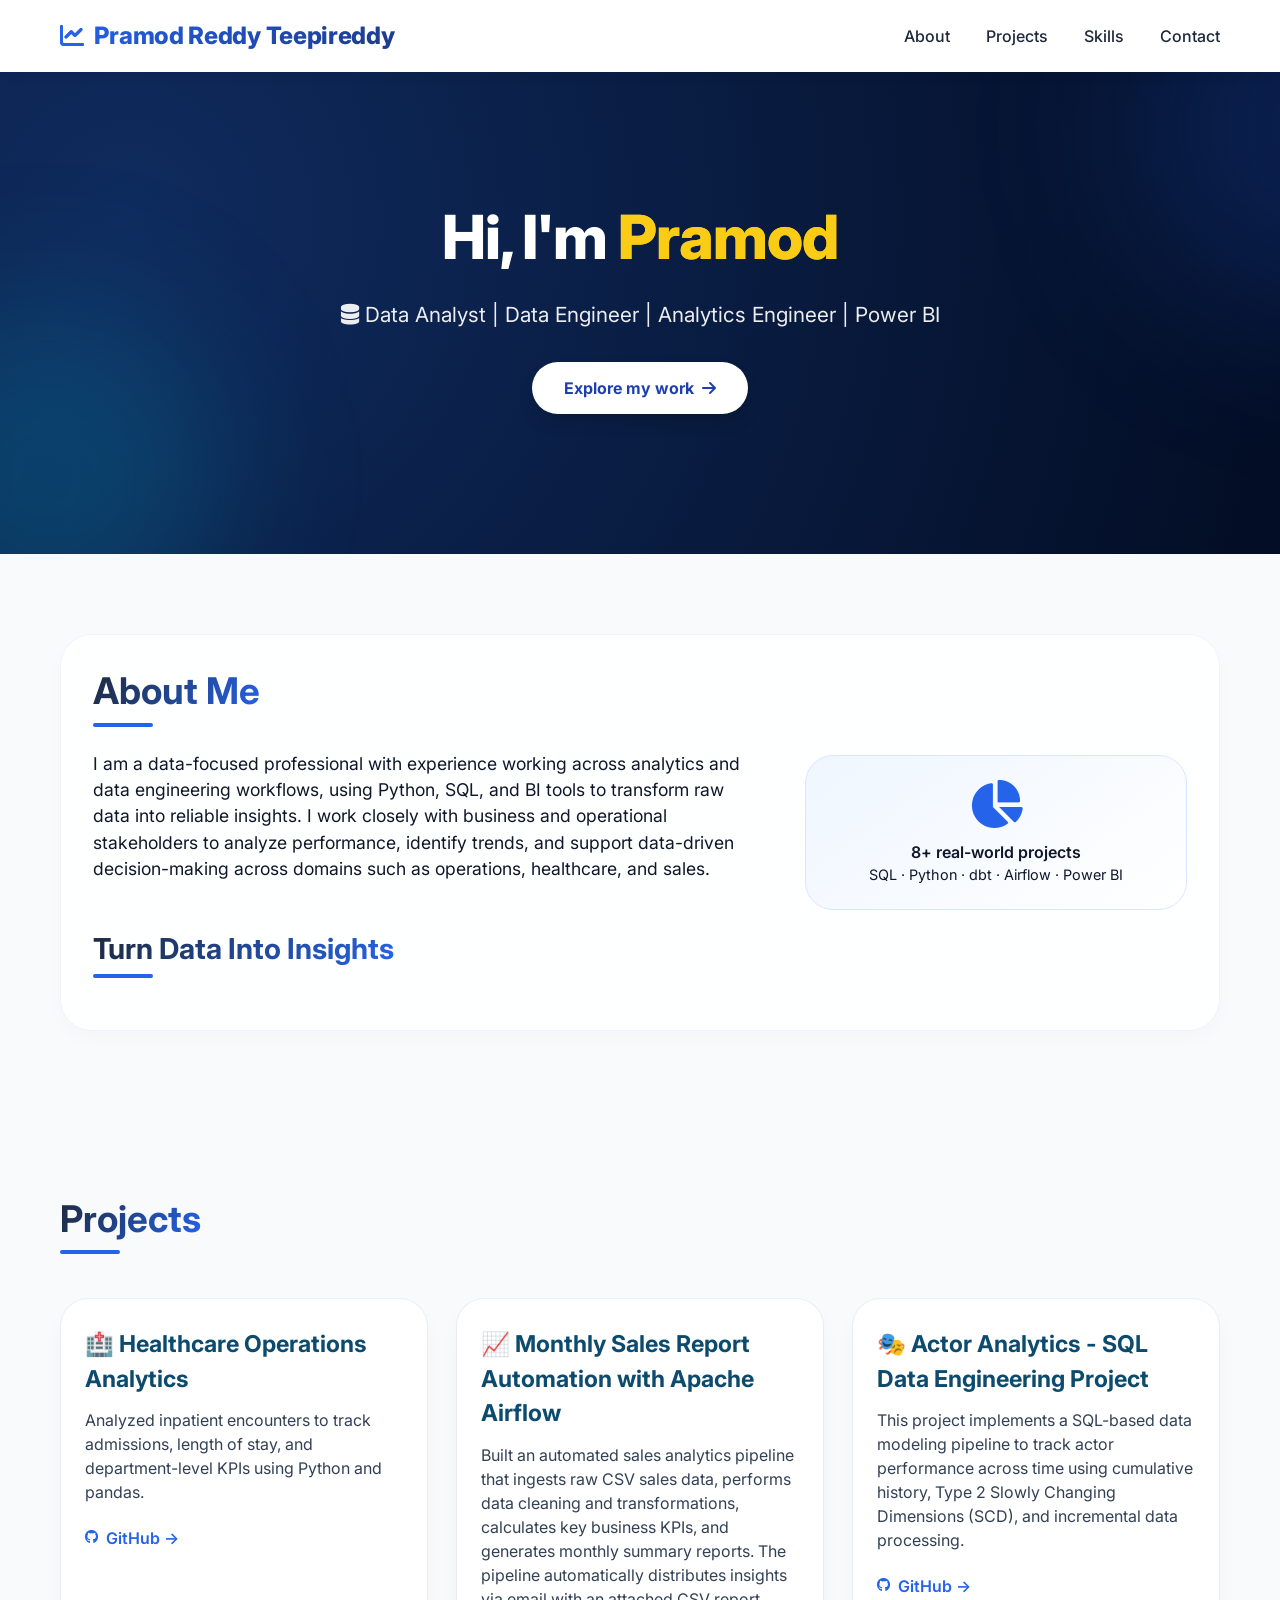
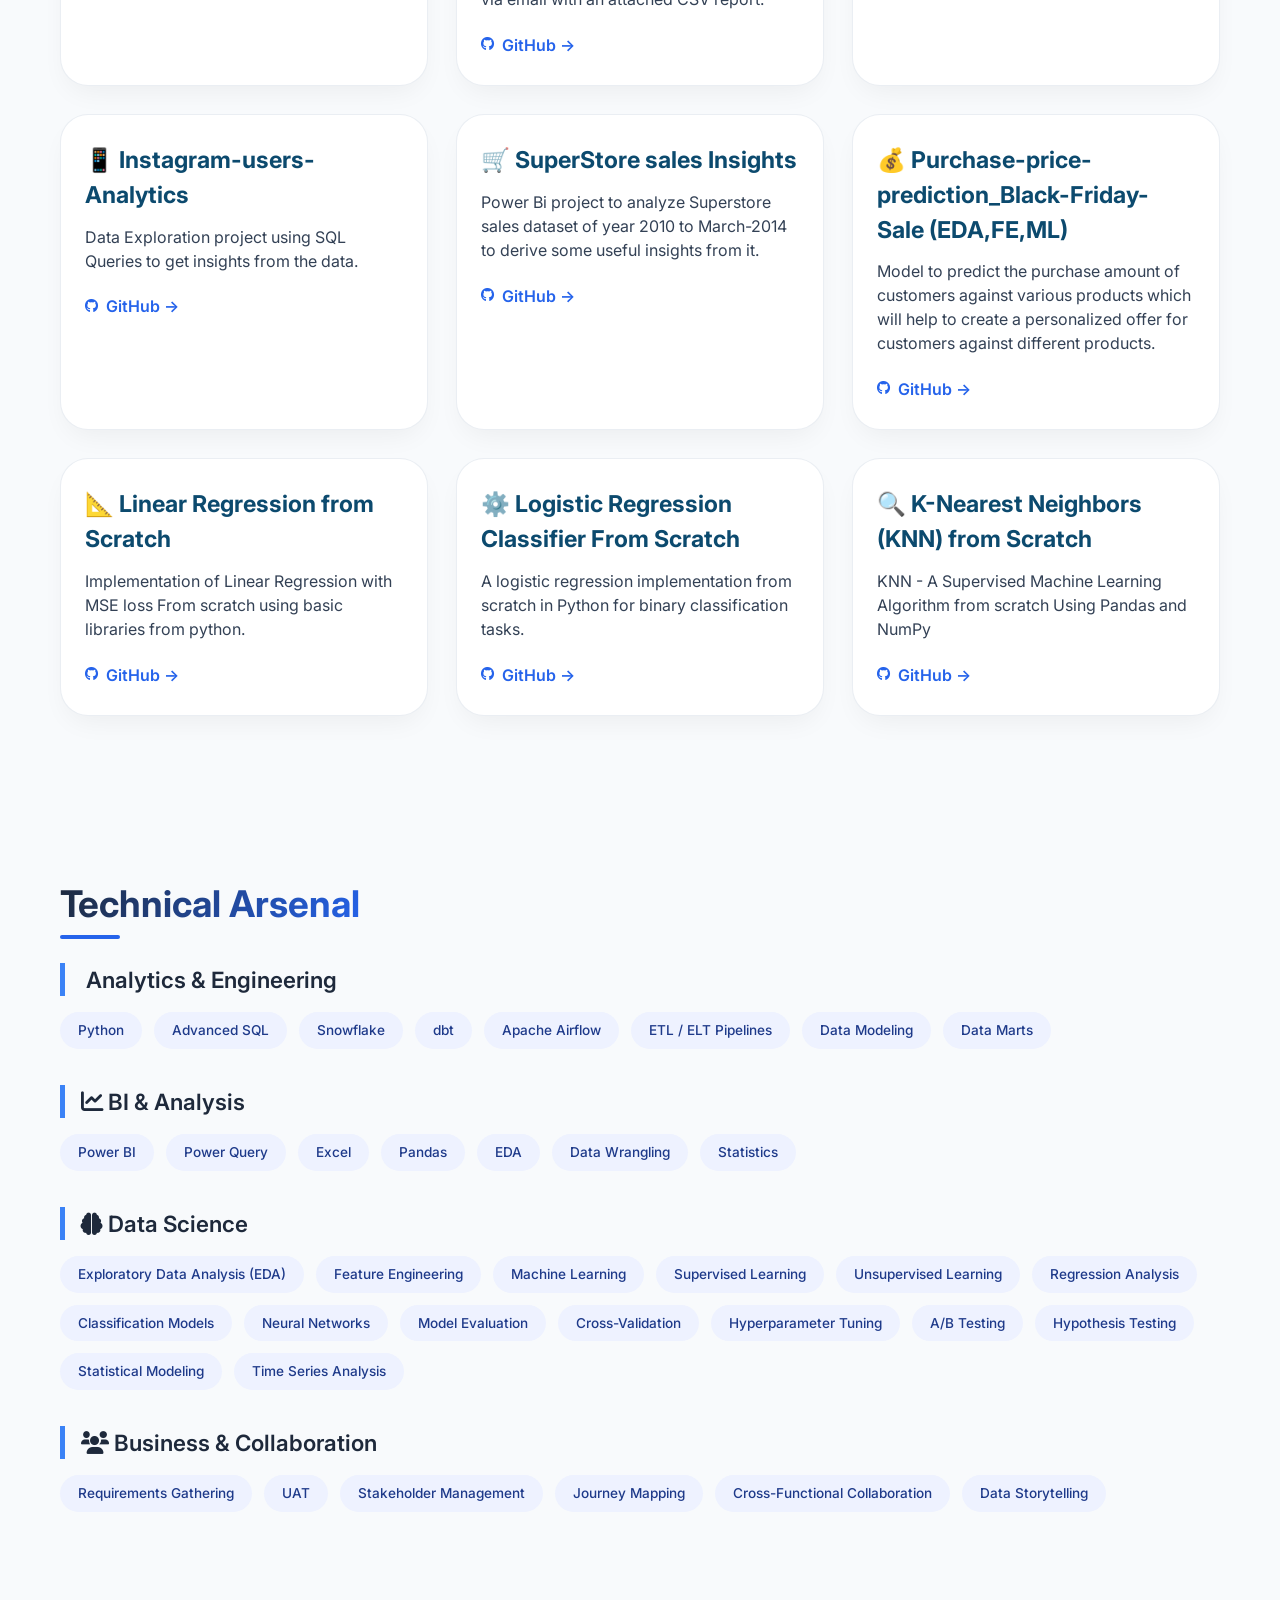
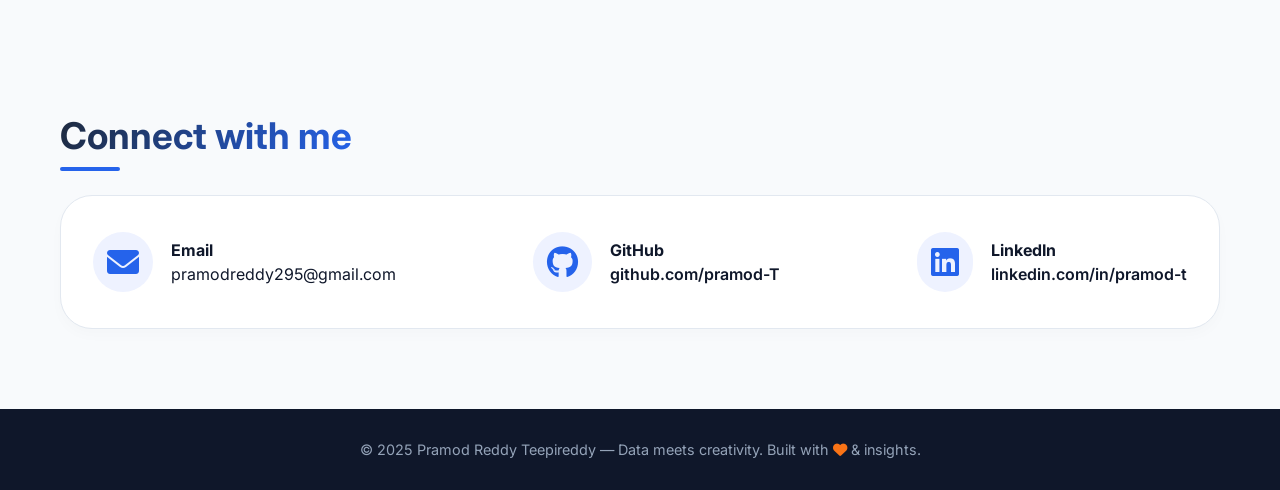
<file: index.html>
<!DOCTYPE html>
<html lang="en">
<head>
  <meta charset="UTF-8" />
  <meta name="viewport" content="width=device-width, initial-scale=1.0, viewport-fit=cover" />
  <title>Pramod Reddy | Data Analytics Engineer</title>
  <!-- Google Fonts + Font Awesome Icons -->
  <link href="https://fonts.googleapis.com/css2?family=Inter:opsz,wght@14..32,300;14..32,400;14..32,600;14..32,700;14..32,800&display=swap" rel="stylesheet">
  <link rel="stylesheet" href="https://cdnjs.cloudflare.com/ajax/libs/font-awesome/6.0.0-beta3/css/all.min.css">
  <style>
    * {
      margin: 0;
      padding: 0;
      box-sizing: border-box;
    }

    body {
      font-family: 'Inter', sans-serif;
      background: #f8fafc;
      color: #0f172a;
      line-height: 1.5;
      scroll-behavior: smooth;
    }

    /* Custom scrollbar */
    ::-webkit-scrollbar {
      width: 8px;
    }
    ::-webkit-scrollbar-track {
      background: #e2e8f0;
    }
    ::-webkit-scrollbar-thumb {
      background: #3b82f6;
      border-radius: 20px;
    }

    /* Header / Navbar */
    header {
      display: flex;
      justify-content: space-between;
      align-items: center;
      padding: 18px 60px;
      background: rgba(255,255,255,0.96);
      backdrop-filter: blur(8px);
      box-shadow: 0 1px 3px rgba(0,0,0,0.05), 0 10px 20px -5px rgba(0,0,0,0.02);
      position: sticky;
      top: 0;
      z-index: 100;
      transition: all 0.2s;
    }

    .logo {
      font-weight: 800;
      font-size: 1.5rem;
      background: linear-gradient(135deg, #2563eb, #1e3a8a);
      background-clip: text;
      -webkit-background-clip: text;
      color: transparent;
      letter-spacing: -0.3px;
    }

    nav a {
      margin-left: 32px;
      text-decoration: none;
      color: #1e293b;
      font-weight: 500;
      transition: 0.2s;
      position: relative;
    }

    nav a:hover {
      color: #2563eb;
    }

    nav a::after {
      content: '';
      position: absolute;
      width: 0%;
      height: 2px;
      bottom: -6px;
      left: 0;
      background: #2563eb;
      transition: 0.2s;
    }

    nav a:hover::after {
      width: 100%;
    }

    /* Hero Section */
    .hero {
      text-align: center;
      padding: 120px 20px 140px;
      background: radial-gradient(circle at 10% 30%, #0f2b5e, #030d24);
      color: white;
      position: relative;
      overflow: hidden;
    }

    .hero::before {
      content: '';
      position: absolute;
      top: -30%;
      right: -20%;
      width: 400px;
      height: 400px;
      background: rgba(37, 99, 235, 0.2);
      border-radius: 50%;
      filter: blur(80px);
    }

    .hero::after {
      content: '';
      position: absolute;
      bottom: -20%;
      left: -10%;
      width: 350px;
      height: 350px;
      background: rgba(6, 182, 212, 0.2);
      border-radius: 50%;
      filter: blur(70px);
    }

    .hero h1 {
      font-size: 3.8rem;
      font-weight: 800;
      letter-spacing: -1px;
      margin-bottom: 16px;
    }

    .hero span {
      color: #facc15;
      background: linear-gradient(145deg, #fde047, #f59e0b);
      background-clip: text;
      -webkit-background-clip: text;
      color: #facc15;
    }

    .hero p {
      font-size: 1.3rem;
      opacity: 0.92;
      max-width: 600px;
      margin: 0 auto;
    }

    .btn {
      display: inline-flex;
      align-items: center;
      gap: 8px;
      margin-top: 32px;
      padding: 14px 32px;
      background: white;
      color: #1e40af;
      text-decoration: none;
      border-radius: 40px;
      font-weight: 700;
      transition: all 0.25s;
      box-shadow: 0 10px 20px -5px rgba(0,0,0,0.2);
    }

    .btn i {
      transition: transform 0.2s;
    }

    .btn:hover {
      transform: translateY(-3px);
      background: #f8fafc;
      box-shadow: 0 20px 30px -12px rgba(0,0,0,0.25);
    }

    .btn:hover i {
      transform: translateX(5px);
    }

    /* Sections */
    .section {
      padding: 80px 60px;
      max-width: 1300px;
      margin: auto;
    }

    .section h2 {
      font-size: 2.3rem;
      font-weight: 700;
      margin-bottom: 32px;
      position: relative;
      display: inline-block;
      background: linear-gradient(120deg, #1e293b, #2563eb);
      background-clip: text;
      -webkit-background-clip: text;
      color: transparent;
    }

    .section h2:after {
      content: '';
      position: absolute;
      bottom: -8px;
      left: 0;
      width: 60px;
      height: 4px;
      background: #2563eb;
      border-radius: 4px;
    }

    /* About grid */
    .about-flex {
      display: flex;
      gap: 48px;
      align-items: center;
      flex-wrap: wrap;
      background: #ffffffdd;
      backdrop-filter: blur(2px);
      padding: 28px 32px;
      border-radius: 32px;
      box-shadow: 0 8px 20px rgba(0,0,0,0.02);
      border: 1px solid #eef2ff;
    }
    .about-text {
      flex: 2;
      font-size: 1.1rem;
    }
    .insight-badge {
      flex: 1;
      background: linear-gradient(145deg, #eff6ff, #fff);
      padding: 24px;
      border-radius: 28px;
      text-align: center;
      border: 1px solid #d9e6ff;
    }
    .insight-badge i {
      font-size: 48px;
      color: #2563eb;
      margin-bottom: 12px;
    }

    /* Projects Grid */
    .projects-grid {
      display: grid;
      grid-template-columns: repeat(auto-fill, minmax(310px, 1fr));
      gap: 28px;
      margin-top: 20px;
    }

    .card {
      background: #ffffff;
      padding: 28px 24px;
      border-radius: 28px;
      box-shadow: 0 12px 28px -8px rgba(0,0,0,0.06);
      transition: all 0.3s cubic-bezier(0.2, 0, 0, 1);
      border: 1px solid rgba(203, 213, 225, 0.4);
    }

    .card:hover {
      transform: translateY(-8px);
      box-shadow: 0 25px 35px -12px rgba(0, 0, 0, 0.15);
      border-color: #b9d0f8;
    }

    .card h3 {
      font-size: 1.45rem;
      font-weight: 700;
      margin-bottom: 12px;
      color: #0c4a6e;
    }

    .card p {
      color: #334155;
      margin-bottom: 20px;
      line-height: 1.5;
    }

    .card a {
      display: inline-flex;
      align-items: center;
      gap: 8px;
      font-weight: 600;
      color: #2563eb;
      text-decoration: none;
      transition: 0.2s;
    }

    .card a i {
      font-size: 0.85rem;
    }

    .card a:hover {
      gap: 12px;
      color: #1d4ed8;
    }

    /* Skills blocks */
    .skills-block {
      margin-bottom: 36px;
    }
    .skills-block h3 {
      font-size: 1.4rem;
      font-weight: 600;
      margin-bottom: 16px;
      color: #1e293b;
      border-left: 5px solid #3b82f6;
      padding-left: 16px;
    }
    .skills {
      display: flex;
      flex-wrap: wrap;
      gap: 12px;
    }
    .skills span {
      background: #eef2ff;
      padding: 8px 18px;
      border-radius: 40px;
      font-size: 0.85rem;
      font-weight: 500;
      color: #1e3a8a;
      transition: all 0.2s;
      cursor: default;
    }
    .skills span:hover {
      background: #2563eb;
      color: white;
      transform: scale(1.02);
    }

    /* Contact */
    .contact-flex {
      display: flex;
      flex-wrap: wrap;
      gap: 32px;
      background: #ffffff;
      border-radius: 32px;
      padding: 36px 32px;
      box-shadow: 0 6px 14px rgba(0,0,0,0.02);
      border: 1px solid #e2e8f0;
      justify-content: space-between;
    }
    .contact-item {
      display: flex;
      align-items: center;
      gap: 18px;
    }
    .contact-item i {
      font-size: 32px;
      color: #2563eb;
      background: #eef2ff;
      padding: 14px;
      border-radius: 60px;
    }
    .contact-item a {
      text-decoration: none;
      font-weight: 600;
      color: #0f172a;
      transition: 0.2s;
    }
    .contact-item a:hover {
      color: #2563eb;
    }

    footer {
      text-align: center;
      padding: 30px 20px;
      background: #0f172a;
      color: #94a3b8;
      font-size: 0.9rem;
    }

    /* Responsive */
    @media (max-width: 768px) {
      header {
        flex-direction: column;
        gap: 12px;
        padding: 16px 24px;
      }
      nav a {
        margin: 0 15px;
      }
      .hero h1 {
        font-size: 2.4rem;
      }
      .section {
        padding: 50px 24px;
      }
      .about-flex {
        flex-direction: column;
      }
      .contact-flex {
        flex-direction: column;
      }
    }

    /* fade-in animation on scroll */
    .fade-up {
      opacity: 0;
      transform: translateY(24px);
      transition: opacity 0.7s ease, transform 0.7s ease;
    }
    .fade-up.visible {
      opacity: 1;
      transform: translateY(0);
    }
  </style>
</head>
<body>

  <header>
    <h2 class="logo"><i class="fas fa-chart-line" style="color:#2563eb; margin-right: 6px;"></i> Pramod Reddy Teepireddy</h2>
    <nav>
      <a href="#about">About</a>
      <a href="#projects">Projects</a>
      <a href="#skills">Skills</a>
      <a href="#contact">Contact</a>
    </nav>
  </header>

  <!-- Hero Section -->
  <section class="hero">
    <h1>Hi, I'm <span>Pramod</span></h1>
    <p><i class="fas fa-database"></i> Data Analyst | Data Engineer | Analytics Engineer | Power BI</p>
    <a href="#projects" class="btn">Explore my work <i class="fas fa-arrow-right"></i></a>
  </section>

  <!-- About Section (exactly same content but upgraded layout) -->
  <section id="about" class="section fade-up">
    <div class="about-flex">
      <div class="about-text">
        <h2>About Me</h2>
        <p style="margin-bottom: 20px;">I am a data-focused professional with experience working across analytics and data engineering workflows, using Python, SQL, and BI tools to transform raw data into reliable insights. I work closely with business and operational stakeholders to analyze performance, identify trends, and support data-driven decision-making across domains such as operations, healthcare, and sales.</p>
        <h2 style="font-size: 1.8rem; margin-top: 24px;">Turn Data Into Insights</h2>
      </div>
      <div class="insight-badge">
        <i class="fas fa-chart-pie"></i>
        <p style="font-weight: 600;">8+ real-world projects</p>
        <p style="font-size: 0.9rem;">SQL · Python · dbt · Airflow · Power BI</p>
      </div>
    </div>
  </section>

  <!-- Projects Section (ALL ORIGINAL LINKS RETAINED) -->
  <section id="projects" class="section fade-up">
    <h2>Projects</h2>
    <div class="projects-grid">
      <!-- Healthcare -->
      <div class="card">
        <h3>🏥 Healthcare Operations Analytics</h3>
        <p>Analyzed inpatient encounters to track admissions, length of stay, and department-level KPIs using Python and pandas.</p>
        <a href="https://github.com/pramod-T/Healthcare-Operational-Analytics" target="_blank"><i class="fab fa-github"></i> GitHub →</a>
      </div>
      <!-- Sales monthly report -->
      <div class="card">
        <h3>📈 Monthly Sales Report Automation with Apache Airflow</h3>
        <p>Built an automated sales analytics pipeline that ingests raw CSV sales data, performs data cleaning and transformations, calculates key business KPIs, and generates monthly summary reports. The pipeline automatically distributes insights via email with an attached CSV report.</p>
        <a href="https://github.com/pramod-T/Sales-Monthly-Report-Email-Automated-With-Airflow" target="_blank"><i class="fab fa-github"></i> GitHub →</a>
      </div>
      <!-- Actor Analytics -->
      <div class="card">
        <h3>🎭 Actor Analytics - SQL Data Engineering Project</h3>
        <p>This project implements a SQL-based data modeling pipeline to track actor performance across time using cumulative history, Type 2 Slowly Changing Dimensions (SCD), and incremental data processing.</p>
        <a href="https://github.com/pramod-T/Actor_Data_Modeling_and_Analytics_Project" target="_blank"><i class="fab fa-github"></i> GitHub →</a>
      </div>
      <!-- Instagram users analytics -->
      <div class="card">
        <h3>📱 Instagram-users-Analytics</h3>
        <p>Data Exploration project using SQL Queries to get insights from the data.</p>
        <a href="https://github.com/pramod-T/Instagram-users-Analytics" target="_blank"><i class="fab fa-github"></i> GitHub →</a>
      </div>
      <!-- SuperStore sales Insights -->
      <div class="card">
        <h3>🛒 SuperStore sales Insights</h3>
        <p>Power Bi project to analyze Superstore sales dataset of year 2010 to March-2014 to derive some useful insights from it.</p>
        <a href="https://github.com/pramod-T/SuperStore_sales_Insights" target="_blank"><i class="fab fa-github"></i> GitHub →</a>
      </div>
      <!-- Purchase price prediction -->
      <div class="card">
        <h3>💰 Purchase-price-prediction_Black-Friday-Sale (EDA,FE,ML)</h3>
        <p>Model to predict the purchase amount of customers against various products which will help to create a personalized offer for customers against different products.</p>
        <a href="https://github.com/pramod-T/Purchase-price-prediction_Black-Friday-Sale" target="_blank"><i class="fab fa-github"></i> GitHub →</a>
      </div>
      <!-- Linear Regression from Scratch -->
      <div class="card">
        <h3>📐 Linear Regression from Scratch</h3>
        <p>Implementation of Linear Regression with MSE loss From scratch using basic libraries from python.</p>
        <a href="https://github.com/pramod-T/Linear-Regression-from-Scratch-Python-NumPy-Pandas-" target="_blank"><i class="fab fa-github"></i> GitHub →</a>
      </div>
      <!-- Logistic Regression -->
      <div class="card">
        <h3>⚙️ Logistic Regression Classifier From Scratch</h3>
        <p>A logistic regression implementation from scratch in Python for binary classification tasks.</p>
        <a href="https://github.com/pramod-T/Logistic-Regression-Classifier-From-Scratch-Using-NumPy-and-Pandas" target="_blank"><i class="fab fa-github"></i> GitHub →</a>
      </div>
      <!-- KNN -->
      <div class="card">
        <h3>🔍 K-Nearest Neighbors (KNN) from Scratch</h3>
        <p>KNN - A Supervised Machine Learning Algorithm from scratch Using Pandas and NumPy</p>
        <a href="https://github.com/pramod-T/K-Nearest-Neighbors" target="_blank"><i class="fab fa-github"></i> GitHub →</a>
      </div>
    </div>
  </section>

  <!-- Skills Section: All categories preserved, fixed duplicates -->
  <section id="skills" class="section fade-up">
    <h2>Technical Arsenal</h2>
    
    <div class="skills-block">
      <h3><i class="fas fa-chart-simple"></i> Analytics & Engineering</h3>
      <div class="skills">
        <span>Python</span><span>Advanced SQL</span><span>Snowflake</span><span>dbt</span>
        <span>Apache Airflow</span><span>ETL / ELT Pipelines</span><span>Data Modeling</span><span>Data Marts</span>
      </div>
    </div>

    <div class="skills-block">
      <h3><i class="fas fa-chart-line"></i> BI & Analysis</h3>
      <div class="skills">
        <span>Power BI</span><span>Power Query</span><span>Excel</span><span>Pandas</span>
        <span>EDA</span><span>Data Wrangling</span><span>Statistics</span>
      </div>
    </div>

    <div class="skills-block">
      <h3><i class="fas fa-brain"></i> Data Science</h3>
      <div class="skills">
        <span>Exploratory Data Analysis (EDA)</span><span>Feature Engineering</span><span>Machine Learning</span>
        <span>Supervised Learning</span><span>Unsupervised Learning</span><span>Regression Analysis</span>
        <span>Classification Models</span><span>Neural Networks</span><span>Model Evaluation</span>
        <span>Cross-Validation</span><span>Hyperparameter Tuning</span><span>A/B Testing</span>
        <span>Hypothesis Testing</span><span>Statistical Modeling</span><span>Time Series Analysis</span>
      </div>
    </div>

    <div class="skills-block">
      <h3><i class="fas fa-users"></i> Business & Collaboration</h3>
      <div class="skills">
        <span>Requirements Gathering</span><span>UAT</span><span>Stakeholder Management</span>
        <span>Journey Mapping</span><span>Cross-Functional Collaboration</span><span>Data Storytelling</span>
      </div>
    </div>
  </section>

  <!-- Contact Section with all original links + email-->
  <section id="contact" class="section fade-up">
    <h2>Connect with me</h2>
    <div class="contact-flex">
      <div class="contact-item">
        <i class="fas fa-envelope"></i>
        <div><strong>Email</strong><br>pramodreddy295@gmail.com</div>
      </div>
      <div class="contact-item">
        <i class="fab fa-github"></i>
        <div><strong>GitHub</strong><br><a href="https://github.com/pramod-T" target="_blank">github.com/pramod-T</a></div>
      </div>
      <div class="contact-item">
        <i class="fab fa-linkedin"></i>
        <div><strong>LinkedIn</strong><br><a href="https://www.linkedin.com/in/pramod-t" target="_blank">linkedin.com/in/pramod-t</a></div>
      </div>
    </div>
  </section>

  <footer>
    <p>© 2025 Pramod Reddy Teepireddy — Data meets creativity. Built with <i class="fas fa-heart" style="color:#f97316;"></i> & insights.</p>
  </footer>

  <script>
    // Intersection Observer for fade-up animation
    const fadeElements = document.querySelectorAll('.fade-up');
    const observer = new IntersectionObserver((entries) => {
      entries.forEach(entry => {
        if (entry.isIntersecting) {
          entry.target.classList.add('visible');
        }
      });
    }, { threshold: 0.1, rootMargin: "0px 0px -50px 0px" });
    
    fadeElements.forEach(el => observer.observe(el));
    
    // Add a smooth initial visible for elements in viewport
    window.addEventListener('load', () => {
      fadeElements.forEach(el => {
        const rect = el.getBoundingClientRect();
        if (rect.top < window.innerHeight - 100) {
          el.classList.add('visible');
        }
      });
    });
    
    // sticky navbar shadow enhancement
    const header = document.querySelector('header');
    window.addEventListener('scroll', () => {
      if (window.scrollY > 20) {
        header.style.boxShadow = '0 10px 25px -5px rgba(0,0,0,0.08), 0 1px 2px rgba(0,0,0,0.02)';
      } else {
        header.style.boxShadow = '0 1px 3px rgba(0,0,0,0.05), 0 10px 20px -5px rgba(0,0,0,0.02)';
      }
    });
  </script>
</body>
</html>
</file>
